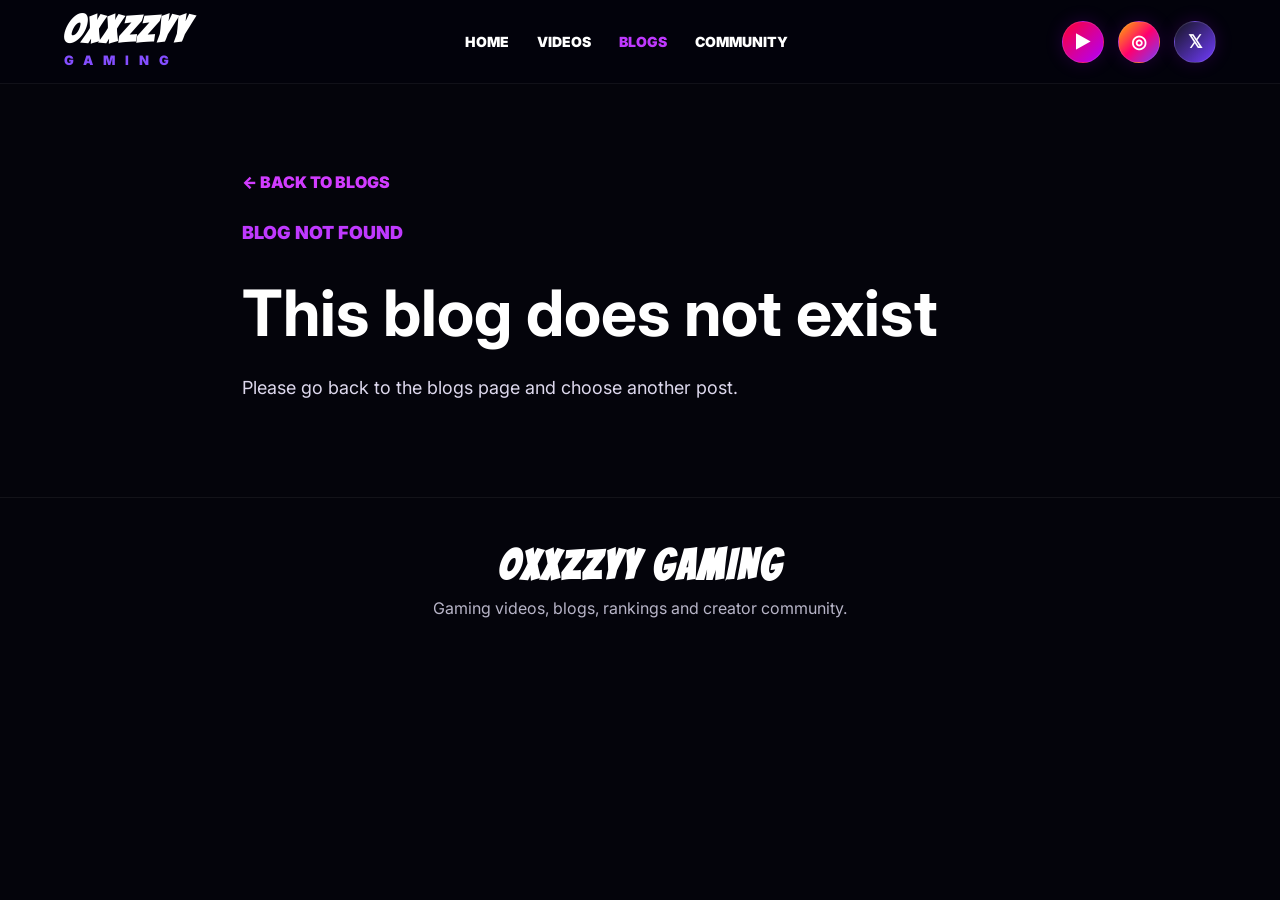
<file: blog-post.html>
<!DOCTYPE html>
<html lang="en">
<head>
<meta charset="UTF-8"><meta name="viewport" content="width=device-width, initial-scale=1.0">
<title>Blog | Oxxzzyy Gaming</title>
<meta name="description" content="Oxxzzyy Gaming blog post.">
<link rel="stylesheet" href="style.css">
</head>
<body>
<header class="topbar">
<a class="brand" href="index.html"><strong>OXXZZYY</strong><span>GAMING</span></a>
<button class="menu-btn" id="menuBtn">☰</button>
<nav id="navMenu"><a href="index.html#home">Home</a><a href="index.html#videos">Videos</a><a class="active" href="blogs.html">Blogs</a><a href="index.html#community">Community</a></nav>
<div class="socials"><a class="social-icon yt" href="https://youtube.com/@oxxzzyygaming?si=UiScwcYlvLL3kIFH" data-youtube-app="channel" target="_blank">▶</a><a class="social-icon ig" href="https://www.instagram.com/oxxzzyygaming" target="_blank">◎</a><a class="social-icon x" href="https://x.com/OxxzzyyGaming" target="_blank">𝕏</a></div>
</header>
<article class="article-page" id="blogPost">
  <a class="back-link" href="blogs.html">← Back to Blogs</a>
  <p class="meta">Loading...</p>
  <h1>Loading Blog...</h1>
</article>
<footer><strong>OXXZZYY GAMING</strong><p>Gaming videos, blogs, rankings and creator community.</p></footer>
<script src="blogs-data.js"></script>
<script src="script.js"></script>
<script src="blog-post-render.js"></script>
</body>
</html>
</file>
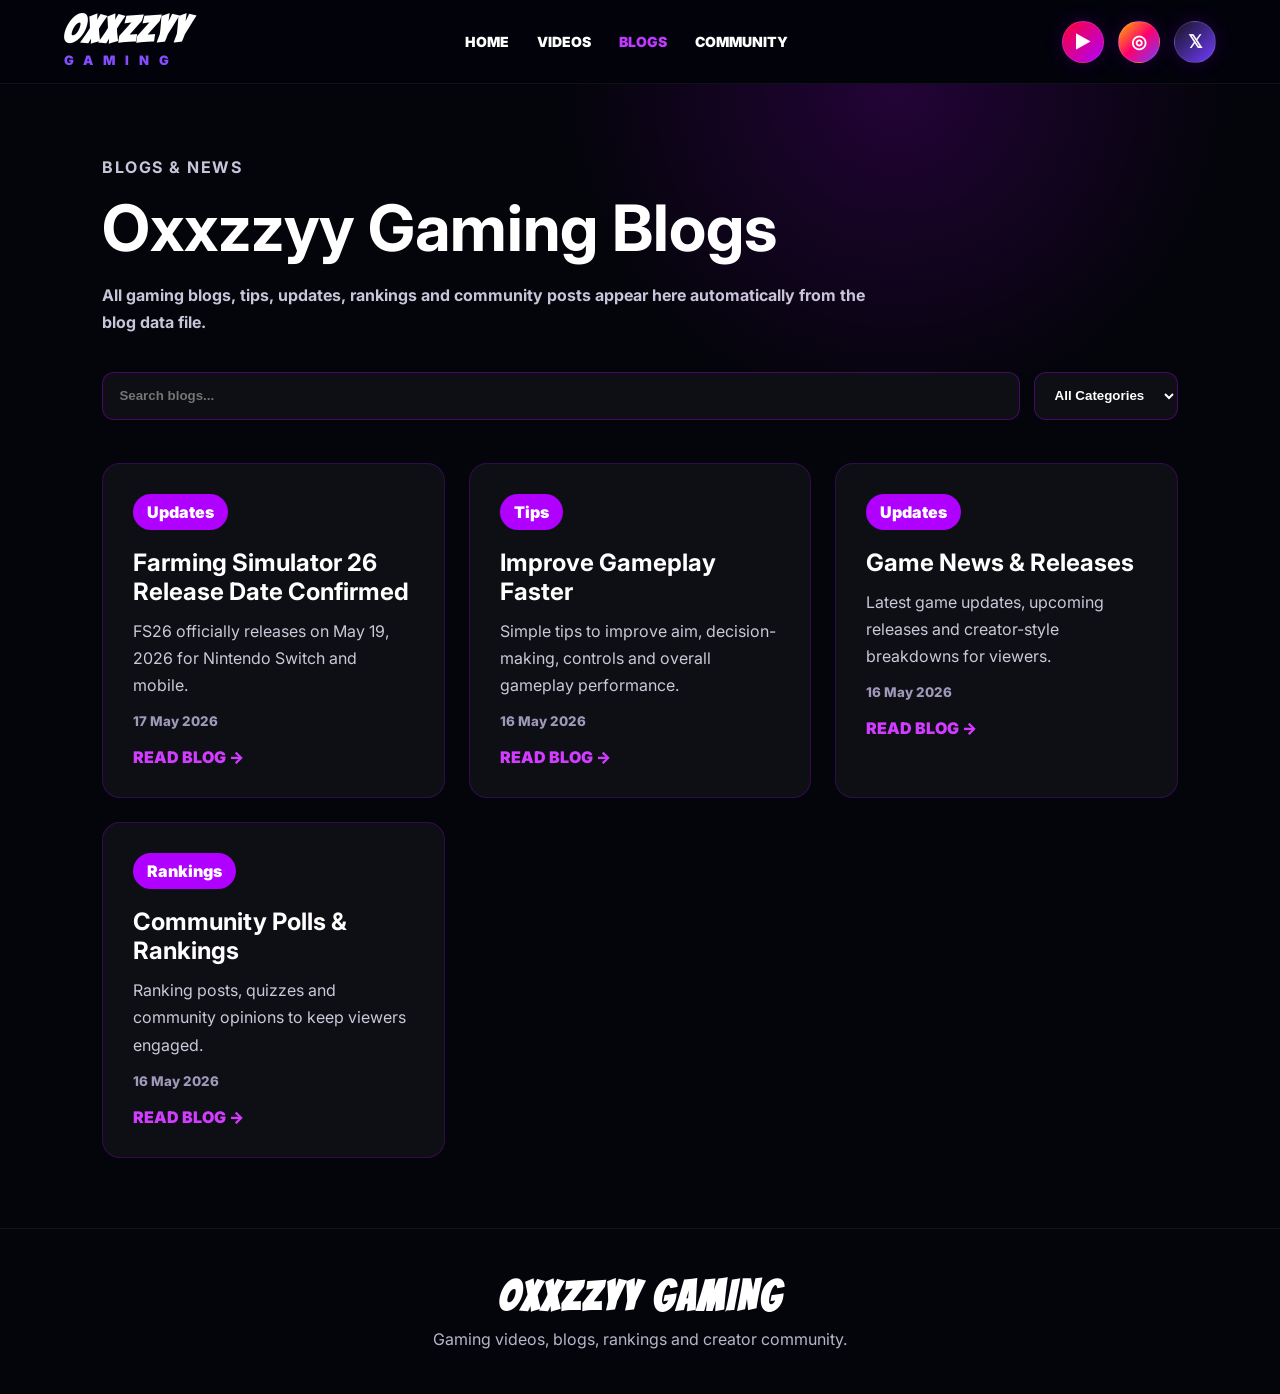
<file: blogs.html>
<!DOCTYPE html>
<html lang="en">
<head>
<meta charset="UTF-8"><meta name="viewport" content="width=device-width, initial-scale=1.0">
<title>Blogs | Oxxzzyy Gaming</title>
<meta name="description" content="Read Oxxzzyy Gaming blogs, gaming tips, updates, rankings and community posts.">
<link rel="stylesheet" href="style.css">
</head>
<body>
<header class="topbar">
<a class="brand" href="index.html"><strong>OXXZZYY</strong><span>GAMING</span></a>
<button class="menu-btn" id="menuBtn">☰</button>
<nav id="navMenu"><a href="index.html#home">Home</a><a href="index.html#videos">Videos</a><a class="active" href="blogs.html">Blogs</a><a href="index.html#community">Community</a></nav>
<div class="socials"><a class="social-icon yt" href="https://youtube.com/@oxxzzyygaming?si=UiScwcYlvLL3kIFH" data-youtube-app="channel" target="_blank">▶</a><a class="social-icon ig" href="https://www.instagram.com/oxxzzyygaming" target="_blank">◎</a><a class="social-icon x" href="https://x.com/OxxzzyyGaming" target="_blank">𝕏</a></div>
</header>
<section class="page-hero">
  <p class="mini">BLOGS & NEWS</p>
  <h1>Oxxzzyy Gaming Blogs</h1>
  <p>All gaming blogs, tips, updates, rankings and community posts appear here automatically from the blog data file.</p>
</section>
<section class="blog-tools">
  <input id="blogSearch" type="search" placeholder="Search blogs...">
  <select id="blogCategory"><option value="All">All Categories</option></select>
</section>
<section class="blog-list" id="blogList"></section>
<footer><strong>OXXZZYY GAMING</strong><p>Gaming videos, blogs, rankings and creator community.</p></footer>
<script src="blogs-data.js"></script>
<script src="script.js"></script>
<script src="blogs-render.js"></script>
</body>
</html>
</file>
<file: style.css>
@import url('https://fonts.googleapis.com/css2?family=Bangers&family=Inter:wght@400;700;800;900&display=swap');

*{margin:0;padding:0;box-sizing:border-box}
html{scroll-behavior:smooth}
body{background:#04040b;color:#fff;font-family:Inter,Arial,sans-serif;overflow-x:hidden}
a{text-decoration:none;color:inherit}

.topbar{
  height:84px;position:sticky;top:0;z-index:100;
  display:flex;align-items:center;justify-content:space-between;gap:24px;
  padding:0 5%;background:rgba(3,3,12,.96);
  border-bottom:1px solid rgba(255,255,255,.06)
}
.brand strong{display:block;font-family:Bangers,cursive;font-size:38px;line-height:.78;letter-spacing:2px;transform:skew(-8deg)}
.brand span{display:block;color:#844eff;font-size:13px;letter-spacing:10px;font-weight:900;margin-top:7px}
nav{display:flex;gap:28px;font-weight:900;text-transform:uppercase;font-size:14px}
nav a:hover,nav a.active,.socials a:hover{color:#bf39ff}
.socials{display:flex;gap:14px;font-weight:900;font-size:18px}
.social-icon{
  width:42px;height:42px;display:grid;place-items:center;border-radius:50%;color:#fff;
  border:1px solid rgba(255,255,255,.12);box-shadow:0 0 18px rgba(176,0,255,.18);transition:.25s
}
.social-icon.yt{background:linear-gradient(135deg,#ff0033,#b000ff)}
.social-icon.ig{background:linear-gradient(135deg,#ffb000,#ff006e,#753cff)}
.social-icon.x{background:linear-gradient(135deg,#15151f,#713cff)}
.social-icon:hover{transform:translateY(-3px) scale(1.08);color:#fff}
.menu-btn{display:none;background:none;border:0;color:white;font-size:30px}

.hero{
  min-height:560px;position:relative;display:grid;grid-template-columns:48% 52%;align-items:center;
  padding:45px 8%;overflow:hidden;
  background:linear-gradient(90deg,#04040b 0%,#04040b 42%,rgba(28,0,56,.9) 70%,rgba(80,0,120,.5) 100%)
}
.hero:before{
  content:"";position:absolute;inset:0;
  background-image:radial-gradient(circle,#ffffff44 1px,transparent 1px);
  background-size:62px 62px;opacity:.13
}
.hero:after{
  content:"";position:absolute;right:0;top:0;bottom:0;width:62%;
  background:radial-gradient(circle at 58% 45%,rgba(179,0,255,.28),transparent 43%),
  radial-gradient(circle at 70% 35%,rgba(38,96,255,.16),transparent 35%)
}
.hero-left{position:relative;z-index:3}
.tag,.mini{color:#bf39ff;font-weight:900;letter-spacing:1.5px;text-transform:uppercase}
.brush-title{
  line-height:.76;margin:18px 0 24px;max-width:max-content;
  transform:skew(-7deg) rotate(-1deg);
  filter:drop-shadow(0 13px 0 rgba(0,0,0,.52))
}
.brush-title span{display:block;font-family:Bangers,cursive;letter-spacing:5px}
.brush-title .white{font-size:clamp(4.7rem,8vw,8.6rem);color:#fff;text-shadow:6px 6px 0 #0a0a16,0 0 18px rgba(255,255,255,.18)}
.brush-title .purple{font-size:clamp(4.15rem,7vw,7.1rem);color:#713cff;margin-top:-8px;text-shadow:6px 6px 0 #0a0a16,0 0 28px #713cff}
.hero-desc{max-width:560px;line-height:1.72;color:#eeeaf8;font-weight:800;font-size:17px}
.hero-buttons,.community-buttons{display:flex;gap:16px;flex-wrap:wrap;margin-top:28px}
.btn{
  display:inline-flex;align-items:center;justify-content:center;gap:10px;
  padding:16px 28px;border-radius:10px;font-weight:900;text-transform:uppercase;transition:.25s
}
.btn:hover{transform:translateY(-4px)}
.primary{background:linear-gradient(90deg,#b000ff,#2660ff);box-shadow:0 0 28px rgba(176,0,255,.5)}
.secondary{border:1px solid #b000ff;background:rgba(255,255,255,.035)}

.hero-right{position:absolute;right:0;top:0;bottom:0;width:58%;z-index:2;overflow:hidden}
.hero-right:before{
  content:"";position:absolute;inset:0;z-index:2;
  background:linear-gradient(90deg,#04040b 0%,rgba(4,4,11,.5) 16%,transparent 36%),
  linear-gradient(0deg,#04040b 0%,transparent 24%)
}
.hero-right img{width:100%;height:100%;object-fit:cover;object-position:center;filter:saturate(1.18) contrast(1.06)}
.quick-section{display:grid;grid-template-columns:repeat(4,1fr);gap:22px;padding:38px 8%;background:#04040b}
.quick-section article{
  display:flex;gap:18px;align-items:center;padding:24px;border-radius:18px;
  background:rgba(255,255,255,.045);border:1px solid rgba(176,0,255,.28);transition:.25s
}
.quick-section article:hover{transform:translateY(-6px)}
.icon{min-width:54px;height:54px;border-radius:50%;display:grid;place-items:center;background:linear-gradient(135deg,#1ad8ff,#b72cff);font-weight:900}
.quick-section h3{text-transform:uppercase;margin-bottom:5px}
.quick-section p{color:#c9c5d7;line-height:1.45}

.section{padding:54px 8%}
.subscriber-panel{
  margin:0 8%;padding:34px 40px;border-radius:22px;display:flex;justify-content:space-between;align-items:center;gap:24px;
  background:linear-gradient(90deg,rgba(99,20,255,.18),rgba(176,0,255,.1));border:1px solid rgba(255,255,255,.08)
}
.subscriber-panel h2,.section-head h2,.community h2,.page-hero h1{font-size:clamp(2rem,4vw,2.7rem);margin:8px 0}
.subscriber-panel p{color:#c9c5d9;line-height:1.6}
.subscriber-card{min-width:260px;padding:26px;border-radius:20px;background:rgba(255,255,255,.055);border:1px solid rgba(176,0,255,.25);text-align:center;box-shadow:0 0 28px rgba(176,0,255,.18)}
.subscriber-card strong{display:block;font-size:52px;line-height:1;font-family:Bangers,cursive;letter-spacing:2px}
.subscriber-card span{color:#c9c5d9;font-weight:900;font-size:14px;text-transform:uppercase}

.section-head{display:flex;justify-content:space-between;align-items:flex-end;margin-bottom:24px;gap:20px}
.section-head a{color:#d13cff;font-weight:900;text-transform:uppercase}
.video-grid,.blog-grid,.blog-list{display:grid;gap:24px}
.video-grid{grid-template-columns:repeat(3,1fr)}
.video-card{background:#11111d;border-radius:18px;overflow:hidden;border:1px solid rgba(255,255,255,.06);transition:.25s;box-shadow:0 18px 42px rgba(0,0,0,.34)}
.video-card:hover,.blog-grid article:hover,.blog-card:hover{transform:translateY(-8px)}
.thumb{position:relative;height:220px;background:#151524;overflow:hidden}
.thumb img{width:100%;height:100%;object-fit:cover;transition:.35s}
.video-card:hover .thumb img{transform:scale(1.08)}
.play{position:absolute;left:50%;top:50%;transform:translate(-50%,-50%);width:72px;height:72px;border-radius:50%;display:grid;place-items:center;background:linear-gradient(135deg,#b000ff,#2660ff);box-shadow:0 0 28px rgba(176,0,255,.65);font-size:24px}
.video-info{padding:20px}
.video-info h3{font-size:20px;margin-bottom:8px;line-height:1.35}
.video-info p{color:#bbb7c9;line-height:1.55;font-size:14px}
.skeleton{min-height:300px;border-radius:18px;background:linear-gradient(90deg,#11111d,#1b1730,#11111d);background-size:300% 100%;animation:skeleton 1.5s infinite linear}
@keyframes skeleton{to{background-position:-300% 0}}

.blog-grid{grid-template-columns:repeat(3,1fr)}
.blog-grid article,.blog-card{
  padding:30px;border-radius:18px;background:rgba(255,255,255,.045);
  border:1px solid rgba(176,0,255,.24);transition:.25s
}
.blog-grid span,.blog-card span{display:inline-block;padding:8px 14px;border-radius:999px;background:#b000ff;font-weight:900;margin-bottom:18px}
.blog-grid h3,.blog-card h3{font-size:24px;margin-bottom:12px}
.blog-grid p,.blog-card p{line-height:1.7;color:#cbc8d7}
.read-more,.blog-card a,.back-link{color:#d13cff;font-weight:900;text-transform:uppercase;display:inline-block;margin-top:18px}

.community{
  margin:0 8% 70px;padding:45px;border-radius:24px;
  background:linear-gradient(90deg,rgba(99,20,255,.2),rgba(176,0,255,.14));
  border:1px solid rgba(255,255,255,.08);display:flex;justify-content:space-between;align-items:center;gap:30px
}
.community p{max-width:720px;line-height:1.7;color:#d3d0de}
.social-buttons{display:flex;gap:16px;flex-wrap:wrap}
.social-btn{min-width:165px;display:flex;align-items:center;gap:12px;padding:16px 20px;border-radius:14px;font-weight:900;text-transform:uppercase;border:1px solid rgba(255,255,255,.12);transition:.25s;box-shadow:0 0 24px rgba(176,0,255,.18)}
.social-btn span{width:38px;height:38px;border-radius:50%;display:grid;place-items:center;background:rgba(255,255,255,.18)}
.social-btn.youtube{background:linear-gradient(135deg,#ff0033,#b000ff)}
.social-btn.instagram{background:linear-gradient(135deg,#ffb000,#ff006e,#753cff)}
.social-btn.twitter{background:linear-gradient(135deg,#15151f,#713cff)}
.social-btn:hover{transform:translateY(-5px) scale(1.03)}

.page-hero{padding:70px 8% 35px;background:radial-gradient(circle at 70% 0%,rgba(176,0,255,.18),transparent 35%),#04040b}
.page-hero p{max-width:780px;color:#c9c5d9;line-height:1.7;font-weight:700}
.page-hero h1{font-size:clamp(2.6rem,5vw,4.8rem);margin:8px 0 16px}
.blog-tools{padding:0 8% 15px;display:flex;gap:14px;flex-wrap:wrap}
.blog-tools input,.blog-tools select{min-height:48px;border-radius:12px;border:1px solid rgba(176,0,255,.35);background:rgba(255,255,255,.045);color:#fff;padding:0 16px;font-weight:800;outline:none}
.blog-tools input{min-width:280px;flex:1}
.blog-tools select option{background:#0c0b14}
.blog-list{padding:28px 8% 70px;grid-template-columns:repeat(3,1fr)}
.blog-card small{color:#9f98b8;font-weight:800;display:block;margin-top:14px}
.empty-blogs{grid-column:1/-1;padding:35px;border-radius:18px;background:rgba(255,255,255,.045);border:1px solid rgba(176,0,255,.24);color:#c9c5d9;font-weight:900}
.article-page{padding:70px 8%;max-width:1000px;margin:auto}
.article-page h1{font-size:clamp(2.4rem,5vw,4.5rem);margin:12px 0 20px}
.article-page .meta{color:#bf39ff;font-weight:900;text-transform:uppercase;margin:24px 0}
.article-page p{font-size:18px;line-height:1.9;color:#ddd8ed;margin-bottom:22px}
.article-page h2{font-size:30px;margin:35px 0 14px}

footer{padding:45px 8%;text-align:center;border-top:1px solid rgba(255,255,255,.06)}
footer strong{display:block;font-family:Bangers,cursive;font-size:42px;letter-spacing:3px;margin-bottom:10px}
footer p{color:#b8b5c8}

@media(max-width:1100px){
  .hero{grid-template-columns:1fr;padding-bottom:390px}
  .hero-right{left:0;right:0;top:auto;bottom:0;width:100%;height:390px}
  .hero-right:before{background:linear-gradient(0deg,#04040b 0%,rgba(4,4,11,.28) 28%,transparent 100%)}
  .quick-section{grid-template-columns:repeat(2,1fr)}
  .video-grid,.blog-grid,.blog-list{grid-template-columns:1fr}
  .subscriber-panel,.community{flex-direction:column;align-items:flex-start}
  .subscriber-card{width:100%}
}
@media(max-width:760px){
  .topbar{height:auto;min-height:86px;padding:15px 5%;flex-wrap:wrap}
  .menu-btn{display:block}
  nav{display:none;width:100%;flex-direction:column;padding:18px 0}
  nav.open{display:flex}
  .socials{display:none}
  .hero{padding:44px 6% 330px}
  .brush-title .white{font-size:5rem}
  .brush-title .purple{font-size:4.35rem}
  .hero-right{height:330px}
  .quick-section{grid-template-columns:1fr}
  .section{padding:48px 6%}
  .subscriber-panel,.community{margin-left:6%;margin-right:6%;padding:28px}
  .section-head{flex-direction:column;align-items:flex-start}
  .page-hero,.blog-list,.article-page,.blog-tools{padding-left:6%;padding-right:6%}
  .blog-tools input{min-width:100%}
  .social-buttons,.community-buttons{width:100%}
  .social-btn{width:100%;justify-content:flex-start}
}
.footer{
  padding:60px 20px;
  text-align:center;
  border-top:1px solid rgba(255,255,255,0.08);
  background:#07010f;
}

.footer h2{
  font-size:42px;
  font-weight:900;
  margin-bottom:15px;
  color:white;
}

.footer p{
  color:#b8b8c7;
  font-size:16px;
  margin-bottom:10px;
}

.footer .copyright{
  margin-top:25px;
  font-size:14px;
  opacity:0.7;
}
</file>
